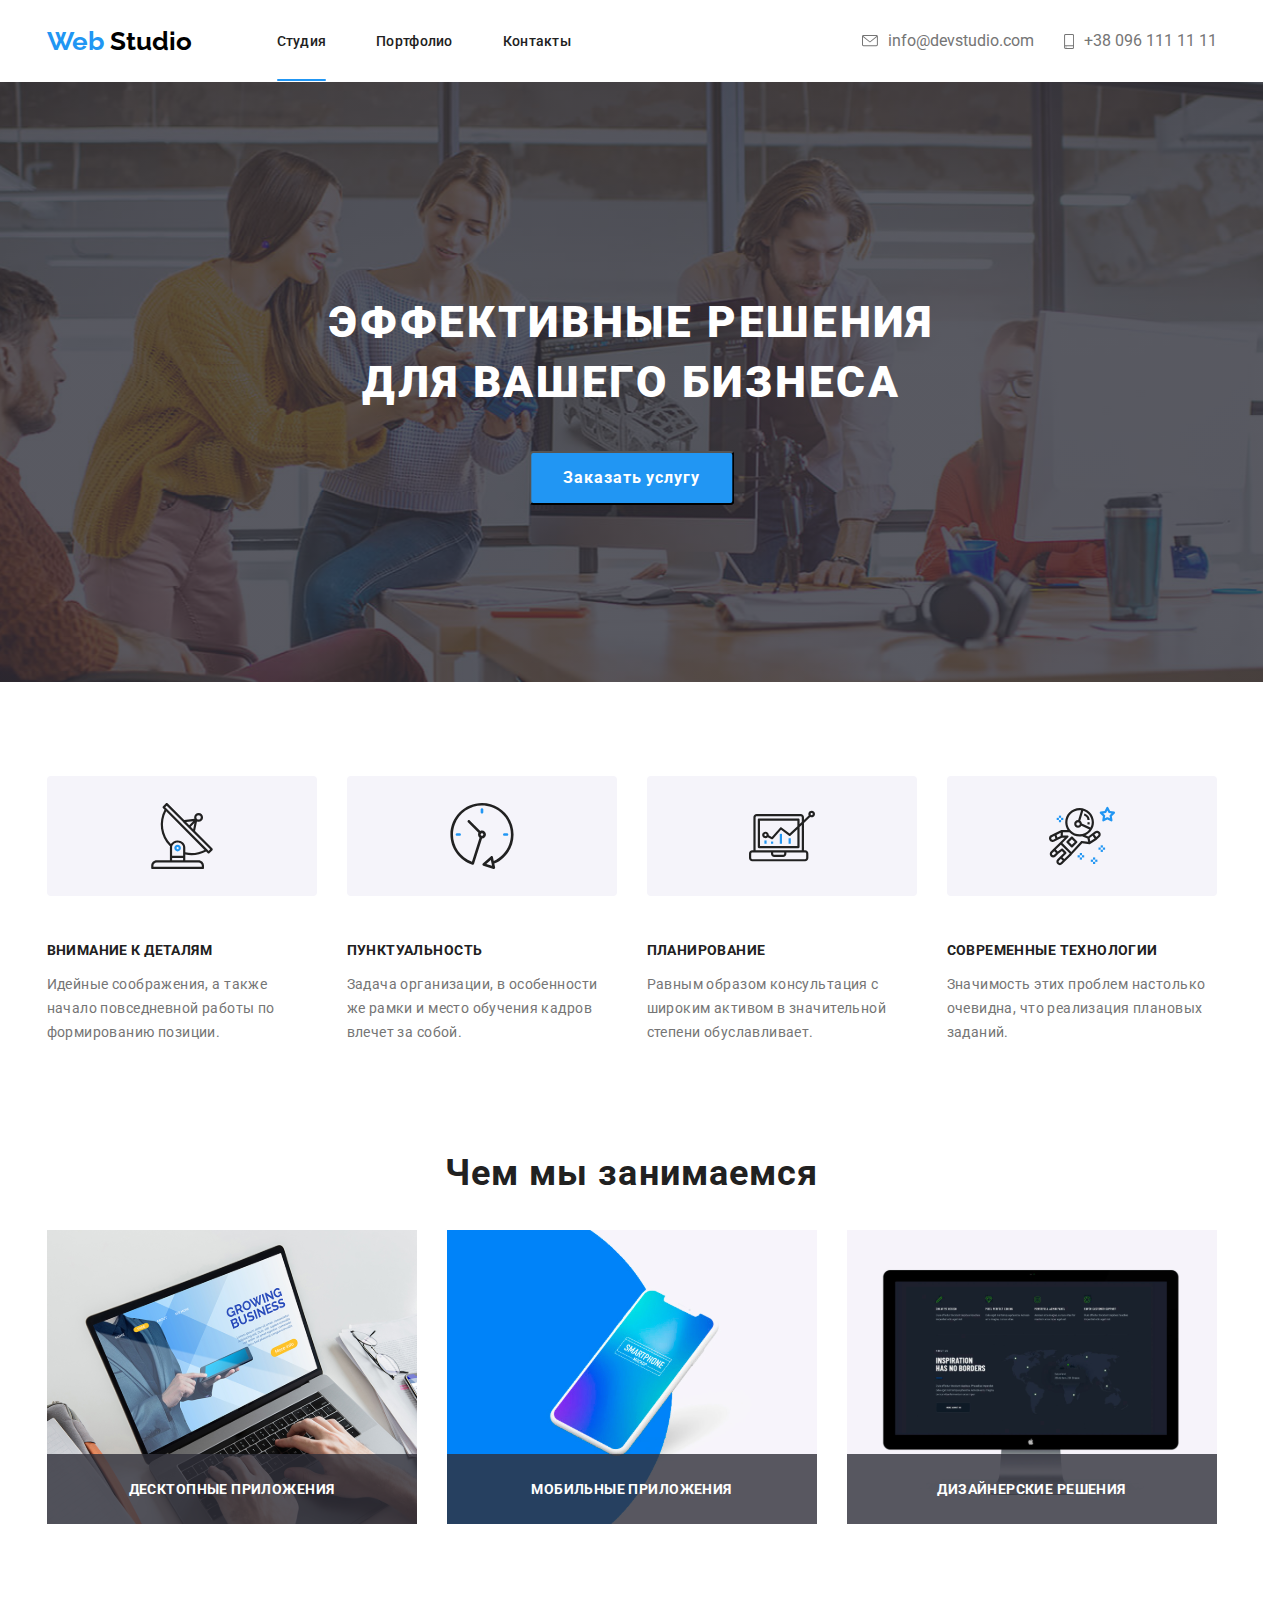
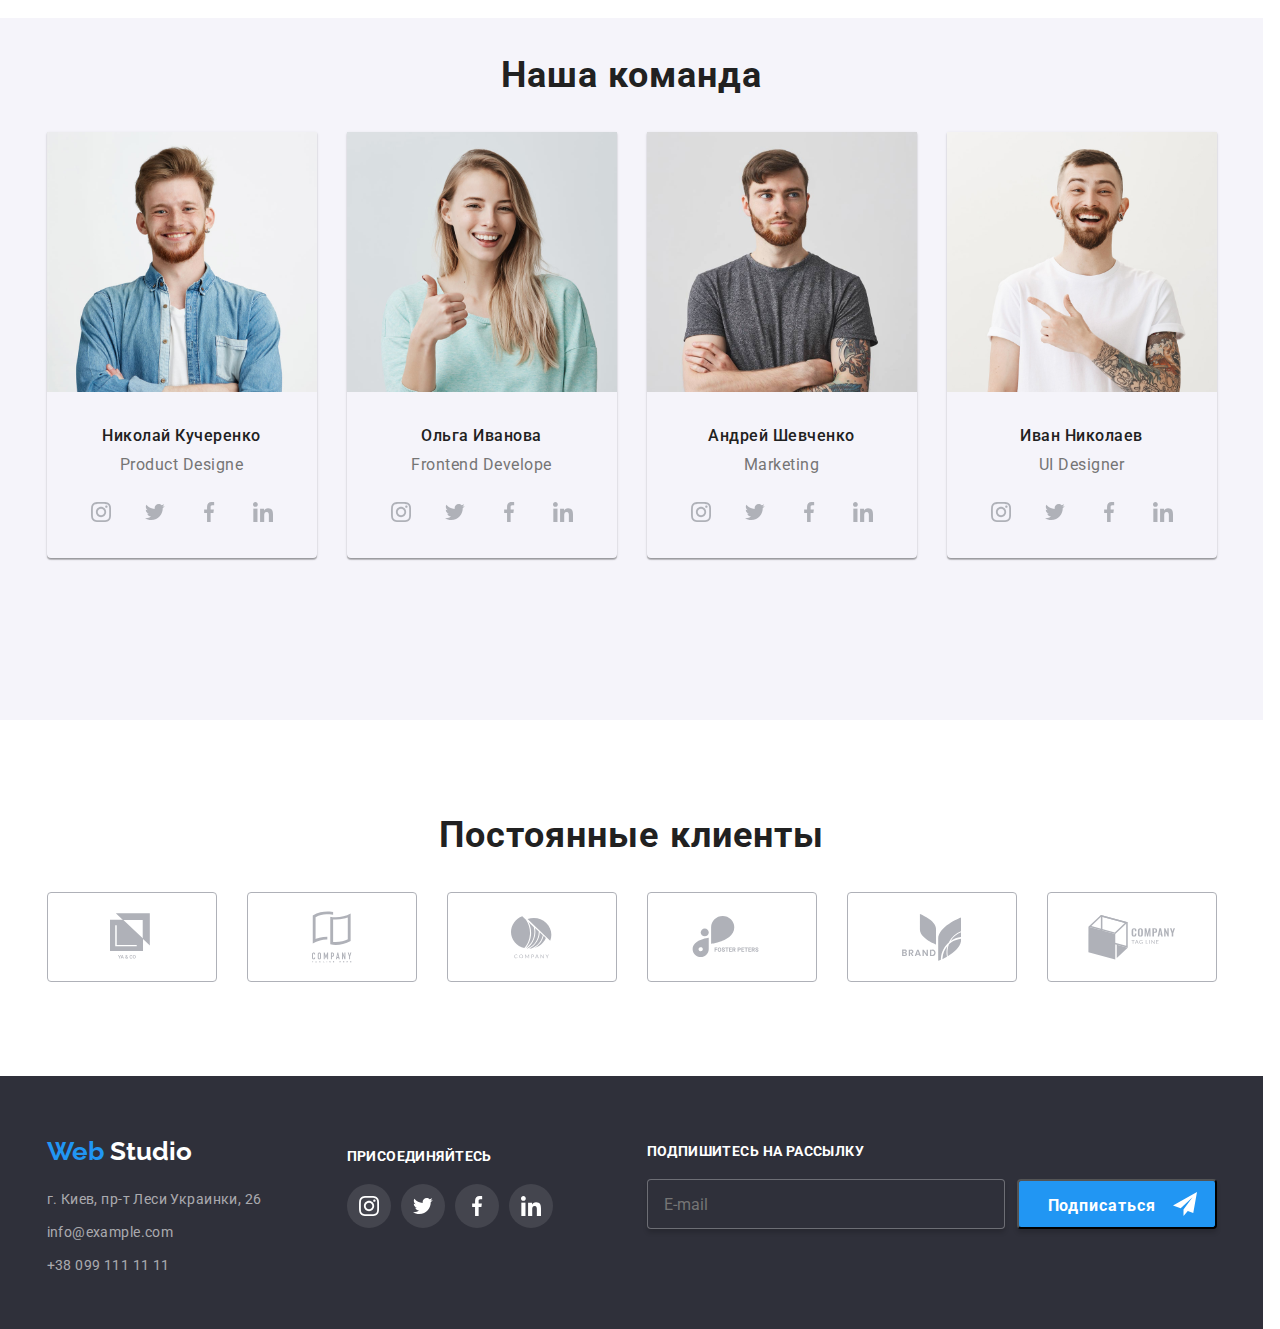
<file: index.html>
<!DOCTYPE html>
<html lang="en">
  <head>
    <meta charset="UTF-8" />
    <meta name="viewport" content="width=device-width, initial-scale=1.0" />
    <title>Web Studio</title>
    <link rel="stylesheet" href="./css/normalize.css" />
    <link rel="stylesheet" href="./css/style.css" />
    <link
      href="https://fonts.googleapis.com/css2?family=Raleway:wght@400;700&family=Roboto:wght@400;700&display=swap"
      rel="stylesheet"
    />
  </head>
  <body class="disable-scroll"> 
<!-- header -->
    <header>
      <div class="container header">
        <div class="header-logo">
          <div class="logo">
          <a href="/index.html">
            <span class="logo-web">Web</span>
            <span class="logo-st">Studio</span>
            </a >
        </div>
        <nav>
          <ul class="site-nav">
            <li class="item">
              <a href="./index.html" class="link curent">Студия</a>
            </li>
            <li class="item">
              <a href="./portfolio.html" class="link">Портфолио</a>
            </li>
            <li class="item"><a href="" class="link">Контакты</a></li>
          </ul>
        </nav>
      </div>
      <div class="header-contact">
            <a class="link" href="mailto:info@devstudio.com">
              <!-- <img src="./image/envelope(hover).svg" alt="email" /> -->
              <svg class="icon-mail link">
                <use href="./sprite.svg#icon-mail"></use>
              </svg>     
              <span>info@devstudio.com</span> 
            </a >       
            <a class="link" href="tel:+380961111111">
              <!-- <img src="./image/smartphone.svg" alt="tel" /> -->
            <svg class="icon-phone link">
              <use href="./sprite.svg#icon-smartphone"></use>
            </svg>
              <span>+38 096 111 11 11</span> 
            </a>
      </div>
      </div> 
    </header>
    <main class="main-section">
      <!-- effective solutions -->

      <section class="hero ">
        
          
            <h1 class="title">
              Эффективные решения <br> для вашего бизнеса
            </h1>

            <button data-modal-open type="submit" class="form-hero-button">Заказать услугу</button>
            <!-- <a href="" class="link">Заказать услугу</a> -->
<!-- form -->

  
  
  
    <div data-modal class="form-backdrop backdrop is-hidden">
                <form class="form js/modal.js">
                  <div class="popup">
                  <H2 class="form-heading">Оставьте свои данные, мы вам перезвоним</H2>
                  <div class="form-field">
                    <span>
                    <svg class="icon-form checkin">
                      <use href="./newsprite.svg#icon-person-black"></use>
                    </svg>
                  </span>
                    
                    <input class="form-input" type="text" name="name" placeholder="  "id="name" autofocus />
                    <label class="form-label" for="name">Имя</label>
                  </div>
                
                  <div class="form-field">
                    <svg class="icon-form checkin">
                      <use href="./newsprite.svg#icon-phone-Vector"></use>
                    </svg>
                       <input class="form-input" type="tel" name="tel" id="tel"placeholder="  " />
                    <label class="form-label" for="tel">Телефон</label>
                  </div>
                
                  <div class="form-field">
                    <svg class="icon-form checkin">
                      <use href="./newsprite.svg#icon-email-black"></use>
                    </svg>
                   
                    <input class="form-input" type="email" name="mail" placeholder="  " id="mail" />
                    <label class="form-label" for="mail">Почта</label>
                  </div>        
                
                  <div class="form-field">
                    
                    <textarea class="form-input" class="comment" name="comment" placeholder="  "id="comment" rows="8" ></textarea>
                    <label class="form-label comment" for="comment">Комментарий</label>
                  </div>
                
                  <div class="checkbox checkbox-field">
                    <span>
                      <svg class="icon-check-Vector">
                        <use href="./newsprite.svg#icon-check-Vector"></use>
                      </svg>
                    </span>
                    <input  type="checkbox" name="policy" id="policy" />
                    <label class="checkbox checkbox-label" class="form-label" for="policy">Соглашаюсь с рассылкой и принимаю <a href="">Условия договора</a> </label>
                
                  </div>
                
                  <button class="form-button" type="submit">Отправить</button>
                  
                  <button class="close-button" data-modal-close>
                    <span>
                        <svg class="icon-form close-black">
                            <use href="./newsprite.svg#icon-close-black"></use>
                        </svg>
                    </span>
                  </button>
                </div>
                </form>
                </div>
                
  
      </section>
      <!-- description of solutions -->
      <section class="features">
        <div class="section-features">
          <div class="section-item-features container">
            <ul class="features-item">
              <li class="item">
                <img
                  class="features-icon"
                  src="./image/antenna1.svg"
                  alt="antenna1"
                />
                <h2 class="title">Внимание к деталям</h2>
                <p class="text">
                  Идейные соображения, а также начало повседневной работы по
                  формированию позиции.
                </p>
              </li>
              <li class="item">
                <img
                  class="features-icon"
                  src="./image/clock1.svg"
                  alt="clock"
                />
                <h2 class="title">Пунктуальность</h2>
                <p class="text">
                  Задача организации, в особенности же рамки и место обучения
                  кадров влечет за собой.
                </p>
              </li>
              <li class="item">
                <img
                  class="features-icon"
                  src="./image/diagram1.svg"
                  alt="diagram1"
                />
                <h2 class="title">Планирование</h2>
                <p class="text">
                  Равным образом консультация с широким активом в значительной
                  степени обуславливает.
                </p>
              </li>
              <li class="item">
                <img
                  class="features-icon"
                  src="./image/astronaut1.svg"
                  alt="astronaut1"
                />
                <h2 class="title">Современные технологии</h2>
                <p class="text">
                  Значимость этих проблем настолько очевидна, что реализация
                  плановых заданий.
                </p>
              </li>
            </ul>
          </div>
        </div>
      </section>
      <!-- our doin -->
      <section class="features-doing">
        <div class="section-doing">
          <div class="section-doing-features container">
            <h3 class="title">Чем мы занимаемся</h3>
            <ul class="feature-doing-item">
              <li class="item">
                <a class="link-item" href="">
                  <img class="images" src="./image/img1.svg" alt="box1" />
                  <div class="link">Десктопные приложения</div>
                </a>
              </li>
              <li class="item">
                <a class="link-item" href="">
                  <img class="images" src="./image/box2.svg" alt="box2" />
                  <div class="link">Мобильные приложения</div>
                </a>
              </li>
              <li class="item">
                <a class="link-item" href="">
                  <img class="images" src="./image/img3.svg" alt="box3" />
                  <div class="link">Дизайнерские решения</div>
                </a>
              </li>
            </ul>
          </div>
        </div>
      </section>
      <!-- our team -->

      <section class="features-team">
        <div class="section-team">
          <div class="section-team-features container">
            <h3 class="title">Наша команда</h3>
            <ul class="features-team-item">
              <li class="section-team-work">
                <img src="./image/foto1.svg" alt="John Smith" />
                <div>
                  <h4 class="name">Николай Кучеренко</h4>
                  <span class="profession">Product Designe</span>
                  <ul class="list-icon">
                    <li class="list-icon-item">
                      <a
                        href="https://www.instagram.com/?hl=ru"
                        target="_blank"
                        class="link"
                      >
                      <svg class="icon">
                        <use href="./sprite.svg#icon-instagram"></use>
                      </svg>
                        
                      </a>
                    </li>
                    <li class="list-icon-item">
                      <a
                        href="https://twitter.com/explore"
                        target="_blank"
                        class="link"
                      >
                      <svg class="icon">
                        <use href="./sprite.svg#icon-twitter"></use>
                      </svg>
                       
                      </a>
                    </li>
                    <li class="list-icon-item">
                      <a
                        href="https://facebook.com"
                        target="_blank"
                        class="link"
                      >
                      <svg class="icon">
                        <use href="./sprite.svg#icon-facebook"></use>
                      </svg>
                        
                      </a>
                    </li>
                    <li class="list-icon-item">
                      <a
                        href="https://www.linkedin.com/"
                        target="_blank"
                        class="link"
                      >
                      <svg class="icon">
                        <use href="./sprite.svg#icon-linkedin"></use>
                      </svg>
                       
                      </a>
                    </li>
                  </ul>
                </div>
              </li>
              <li class="section-team-work">
                <img src="./image/foto2.svg" alt="Marta Stewart" />
                <div>
                  <h4 class="name">Ольга Иванова</h4>

                  <span class="profession">Frontend Develope</span>
                  <ul class="list-icon">
                    <li class="list-icon-item">
                      <a
                        href="https://www.instagram.com/?hl=ru"
                        target="_blank"
                        class="link"
                      >
                                <svg class="icon">
                                  <use href="./sprite.svg#icon-instagram"></use>
                                </svg>
                                
                                </a>
                                </li>
                                <li class="list-icon-item">
                                  <a href="https://twitter.com/explore" target="_blank" class="link">
                                    <svg class="icon">
                                      <use href="./sprite.svg#icon-twitter"></use>
                                    </svg>
                                   
                                  </a>
                                </li>
                                <li class="list-icon-item">
                                  <a href="https://facebook.com" target="_blank" class="link">
                                    <svg class="icon">
                                      <use href="./sprite.svg#icon-facebook"></use>
                                    </svg>
                                   
                                  </a>
                                </li>
                                <li class="list-icon-item">
                                  <a href="https://www.linkedin.com/" target="_blank" class="link">
                                    <svg class="icon">
                                      <use href="./sprite.svg#icon-linkedin"></use>
                                    </svg>
                      </a>
                    </li>
                  </ul>
                </div>
              </li>

              <li class="section-team-work">
                <img src="./image/foto3.svg" alt="Robert Jakis" />
                <div>
                  <h4 class="name">Андрей Шевченко</h4>
                  <span class="profession">Marketing</span>
                  <ul class="list-icon">
                    <li class="list-icon-item">
                      <a
                        href="https://www.instagram.com/?hl=ru"
                        target="_blank"
                        class="link"
                      >
                                <svg class="icon">
                                  <use href="./sprite.svg#icon-instagram"></use>
                                </svg>
                                
                                </a>
                                </li>
                                <li class="list-icon-item">
                                  <a href="https://twitter.com/explore" target="_blank" class="link">
                                    <svg class="icon">
                                      <use href="./sprite.svg#icon-twitter"></use>
                                    </svg>
                                   
                                  </a>
                                </li>
                                <li class="list-icon-item">
                                  <a href="https://facebook.com" target="_blank" class="link">
                                    <svg class="icon">
                                      <use href="./sprite.svg#icon-facebook"></use>
                                    </svg>
                                   
                                  </a>
                                </li>
                                <li class="list-icon-item">
                                  <a href="https://www.linkedin.com/" target="_blank" class="link">
                                    <svg class="icon">
                                      <use href="./sprite.svg#icon-linkedin"></use>
                                    </svg>
                      </a>
                    </li>
                  </ul>
                </div>
              </li>

              <li class="section-team-work">
                <img src="./image/foto4.svg" alt="Robert Jakis" />
                <div>
                  <h4 class="name">Иван Николаев</h4>
                  <span class="profession">UI Designer</span>
                  <ul class="list-icon">
                    <li class="list-icon-item">
                      <a
                        href="https://www.instagram.com/?hl=ru"
                        target="_blank"
                        class="link"
                      >
                                <svg class="icon">
                                  <use href="./sprite.svg#icon-instagram"></use>
                                </svg>
                                <!-- <img src="./image/instagram.svg" alt="instagram" /> -->
                                </a>
                                </li>
                                <li class="list-icon-item">
                                  <a href="https://twitter.com/explore" target="_blank" class="link">
                                    <svg class="icon">
                                      <use href="./sprite.svg#icon-twitter"></use>
                                    </svg>
                                    <!-- <img src="./image/Twiter.svg" alt="Twitter" /> -->
                                  </a>
                                </li>
                                <li class="list-icon-item">
                                  <a href="https://facebook.com" target="_blank" class="link">
                                    <svg class="icon">
                                      <use href="./sprite.svg#icon-facebook"></use>
                                    </svg>
                                    <!-- <img src="./image/FB.svg" alt="FB" /> -->
                                  </a>
                                </li>
                                <li class="list-icon-item">
                                  <a href="https://www.linkedin.com/" target="_blank" class="link">
                                    <svg class="icon">
                                      <use href="./sprite.svg#icon-linkedin"></use>
                                    </svg>
                      </a>
                    </li>
                  </ul>
                </div>
              </li>
            </ul>
          </div>
        </div>
      </section>

      <!-- regular customers -->
      <section class="customers">
        <div class="section-customers">
          <div class="section-customers-features container">
            <h3 class="title">Постоянные клиенты</h3>
            <ul class="customers-item">
              <li class="item">
                <a class="link" href="">
                  <svg class="icon-customer one">
                    <use href="./sprite.svg#icon-logo"></use>
                  </svg>
                </a>
              </li>
              <li class="item">
                <a class="link" href="">
                  <svg class="icon-customer two">
                    <use href="./sprite.svg#icon-logo2"></use>
                  </svg>
                  
                </a>
              </li>
              <li class="item">
                <a class="link" href="">
                  <svg class="icon-customer three">
                    <use href="./sprite.svg#icon-logo3"></use>
                  </svg>
                  
                </a>
              </li>
              <li class="item">
                <a class="link" href="">
                  <svg class="icon-customer four">
                   <use href="./sprite.svg#icon-logo4"></use>
                  </svg>
                  
                </a>
              </li>
              <li class="item">
                <a class="link" href="">
                  <svg class="icon-customer five">
                    <use href="./sprite.svg#icon-logo5"></use>
                  </svg>
                 
                </a>
              </li>
              <li class="item">
                <a class="link" href="">
                  <svg class="icon-customer six">
                    <use href="./sprite.svg#icon-logo6"></use>
                  </svg>
                  
                </a>
              </li>
            </ul>
          </div>
        </div>
      </section>
    </main>

    <!-- footer -->
    <footer class="footer">
      <div class="container footer-nav">
        <div class="footer-style">
          
            <div class="logo-footer">
              <div class="logo-bottom">
              <a href="/index.html">
                <span class="logo-web">Web</span>
                <span class="logo-styd">Studio</span>
              </a >
              </div>
            <ul class="footer-address">
              <li>
                <address class="address">
                  г. Киев, пр-т Леси Украинки, 26
                </address>
              </li>
              <li>
                <a href="mailto:info@example.com" class="connect"
                  >info@example.com</a
                >
              </li>
              <li>
                <a href="tel:+380991111111" class="connect"
                  >+38 099 111 11 11</a
                >
              </li>
            </ul>
          </div>
          <div >
            <p class="title-connect ">присоединяйтесь</p>
            <ul class="footer-address-item">
              <li class="item-footer">
                <a href="https://www.instagram.com/?hl=ru" target="_blank">
                  <svg class="icon">
                    <use href="./sprite.svg#icon-instagram"></use>
                  </svg>
                 
                </a>
              </li>
              <li class="item-footer">
                <a href="https://twitter.com/explore" target="_blank">
                  <svg class="icon">
                    <use href="./sprite.svg#icon-twitter"></use>
                  </svg>
                 
                </a>
              </li>
              <li class="item-footer">
                <a href="https://facebook.com" target="_blank">
                  <svg class="icon">
                    <use href="./sprite.svg#icon-facebook"></use>
                  </svg>
                  
                </a>
              </li>
              <li class="item-footer">
               
                <a href="https://www.linkedin.com/" target="_blank">
                  <svg class="icon">
                    <use href="./sprite.svg#icon-linkedin"></use>
                  </svg>
                  
                </a>
              </li>
            </ul>
          </div>
          
          <div class="subscription">
            <p class="title-connect ">Подпишитесь на рассылку</ps>
        <form >
          <div class="form-field-footer">
            <label class="form-field-mail" for="mail"></label>
            <input type="email" name="mail" id="mail" placeholder="E-mail" />
           
             <button class="form-field-button" type="submit">Подписаться</button>
             <svg class="button-svg">
               <use href="./sprite.svg#icon-iconsend"></use>

             </svg>
          
          </div>
        </form>
          </div>
          </div>
      </div>
    </footer>
    <script src="./js/modal.js"></script>
  </body>
</html>
</file>
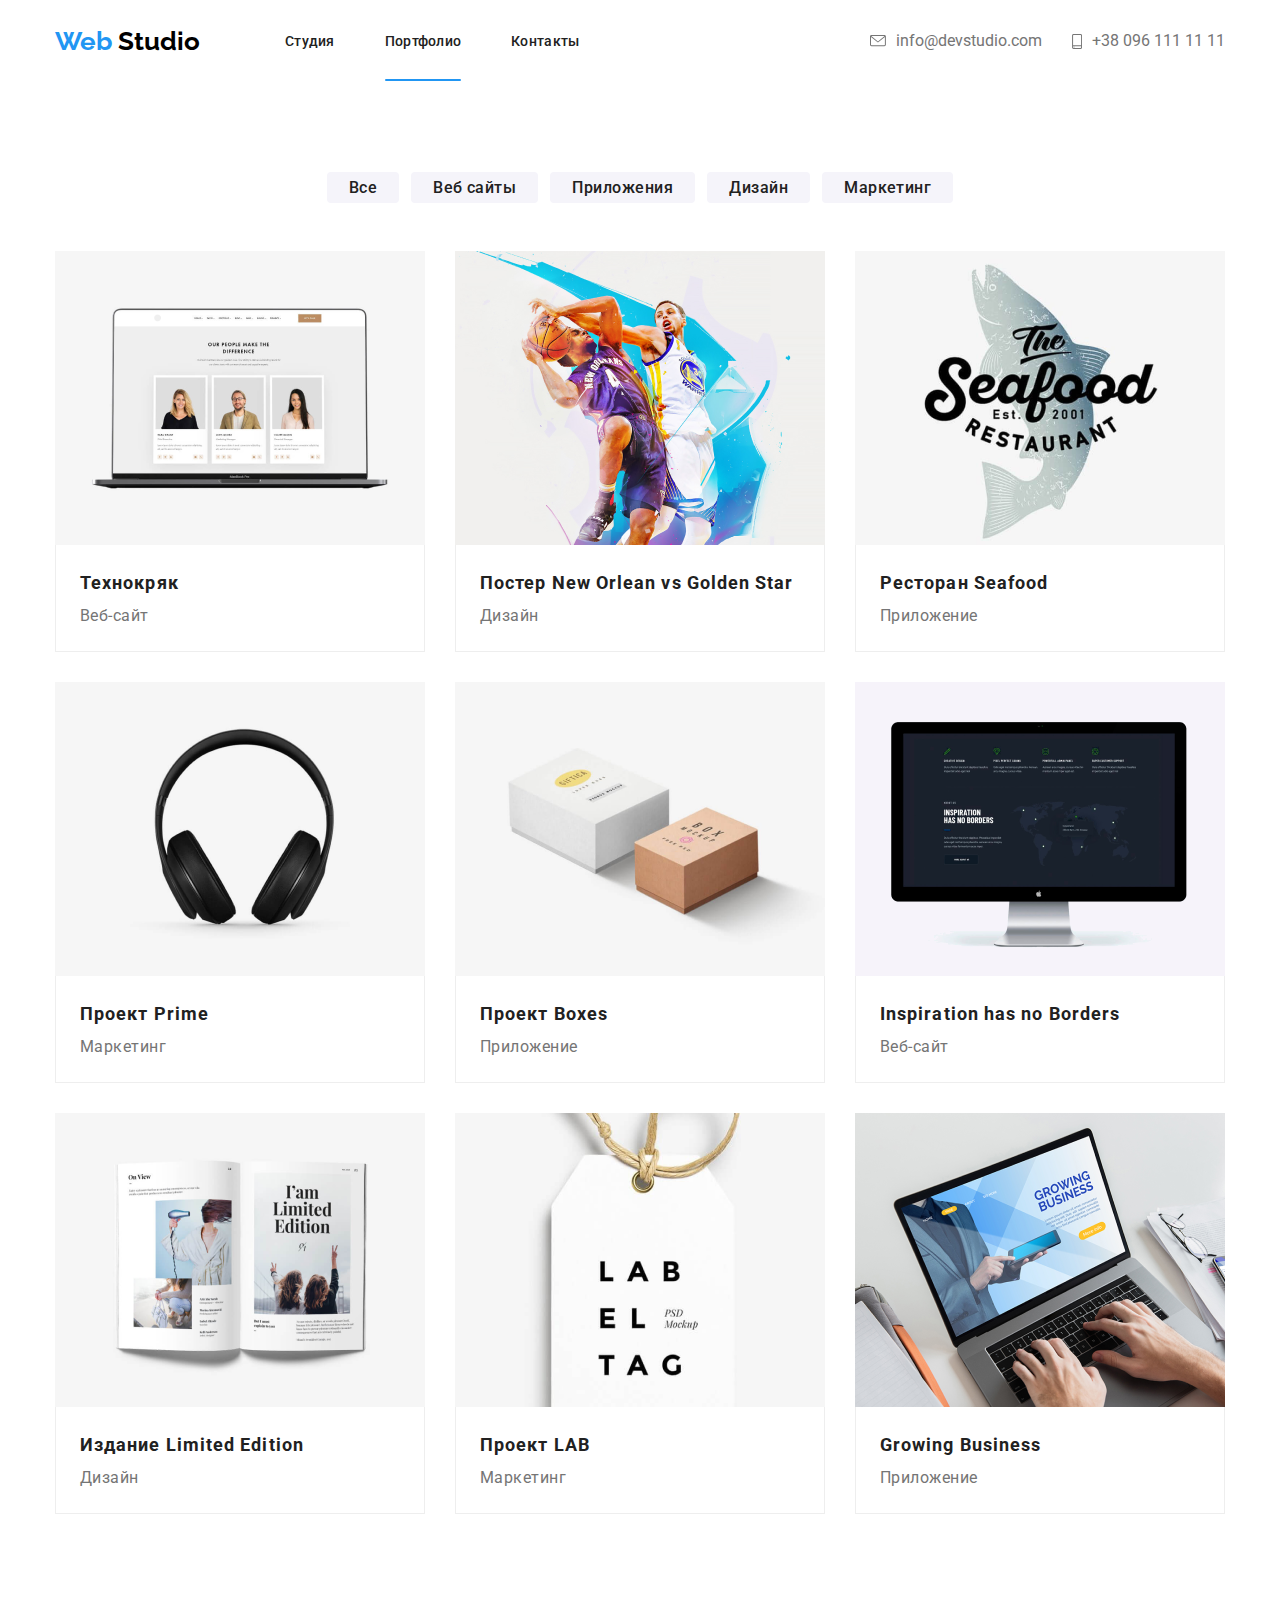
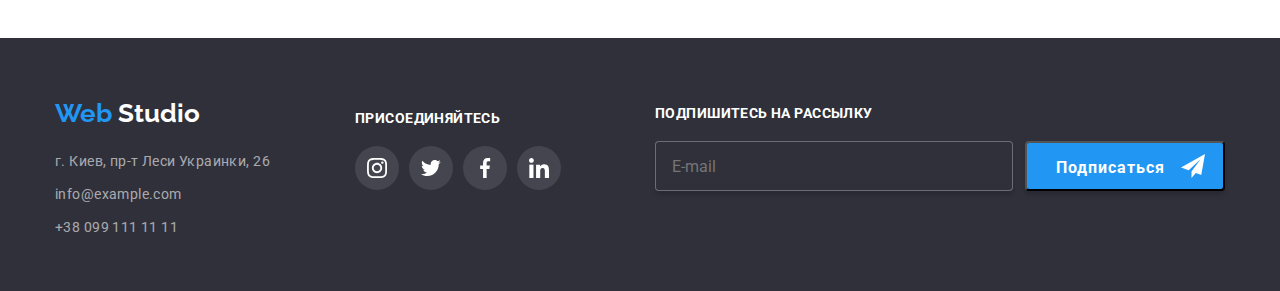
<file: portfolio.html>
<!DOCTYPE html>
<html lang="en">
  <head>
    <meta charset="UTF-8" />
    <meta name="viewport" content="width=device-width, initial-scale=1.0" />
    <title>Portfolio</title>
    <link rel="stylesheet" href="./css/normalize.css" />
    <link rel="stylesheet" href="./css/style.css" />
    <link
      href="https://fonts.googleapis.com/css2?family=Raleway:wght@400;700&family=Roboto:wght@400;700&display=swap"
      rel="stylesheet"
    />
  </head>
  <body>
    <!-- site header -->
    <header>
      <div class="container header indent">
        <div class="header-logo">
          <div class="logo">
            <a href="/index.html">
              <span class="logo-web">Web</span>
              <span class="logo-st">Studio</span>
            </a>
          </div>
          <nav>
            <ul class="site-nav">
              <li class="item">
                <a href="../goit-markup-hw-05/index.html" class="link">Студия</a>
              </li>
              <li class="item">
                <a href="./portfolio.html" class="link curent">Портфолио</a>
              </li>
              <li class="item"><a href="" class="link">Контакты</a></li>
            </ul>
          </nav>
        </div>
        <div class="header-contact">
          <a class="link" href="mailto:info@devstudio.com">
            <!-- <img src="./image/envelope(hover).svg" alt="email" /> -->
            <svg class="icon-mail link">
              <use href="./sprite.svg#icon-mail"></use>
            </svg>
            <span>info@devstudio.com</span>
          </a>
          <a class="link" href="tel:+380961111111">
            <!-- <img src="./image/smartphone.svg" alt="tel" /> -->
            <svg class="icon-phone link">
              <use href="./sprite.svg#icon-smartphone"></use>
            </svg>
            <span>+38 096 111 11 11</span>
          </a>
        </div>
      </div>
    </header>
    <main>
      <div class="container">
        <nav class="hero-site">
          
              <a href="" class="link">Все</a>
            
              <a href="" class="link">Веб сайты</a>
           
              <a href="" class="link">Приложения</a>
           
              <a href="" class="link">Дизайн</a>
           
              <a href="" class="link">Маркетинг</a>
           
        </nav>
        
          <ul class="flex-container">
            <li class="title-depiction">
            <div class="flex-visible">
              
              <div class="text-depiction">
                Технокряк это современная площадка распространения коронавируса.
                Компании используют эту платформу для цифрового шпионажа и атак
                на защищённые сервера конкурентов
            </div>
              <div>
                <img src="./imagess/container1.png" alt="" />
              </div>
            </div>
            <div class="tehno-text">
              <div>Технокряк</div>
              <div class="text">Веб-сайт</div>
              </div>
            </li>
            <li class="title-depiction">
              <div class="flex-visible">
              <div class="text-depiction">
                Технокряк это современная площадка распространения коронавируса.
                Компании используют эту платформу для цифрового шпионажа и атак
                на защищённые сервера конкурентов
              </div>
              <div class="flex-img">
              <img src="./imagess/container2.png" alt="" />
              </div>
              </div>
              <div class="tehno-text">
              <div>Постер New Orlean vs Golden Star</div>
              <div class="text">Дизайн</div>
              </div>
            </li>
            <li class="title-depiction">
              <div class="flex-visible">
              <div class="text-depiction">
                Технокряк это современная площадка распространения коронавируса.
                Компании используют эту платформу для цифрового шпионажа и атак
                на защищённые сервера конкурентов
              </div>
              <div class="flex-img">
              <img src="./imagess/container3.png" alt="" />
              </div>
              </div>
              <div class="tehno-text">
              <div>Ресторан Seafood</div>
              <div class="text">Приложение</div>
              </div>
            </li>
            <li class="title-depiction">
              <div class="flex-visible">
              <div class="text-depiction">
                Технокряк это современная площадка распространения коронавируса.
                Компании используют эту платформу для цифрового шпионажа и атак
                на защищённые сервера конкурентов
              </div>
              <div class="flex-img">
              <img src="./imagess/container4.png" alt="" />
              </div>
              </div>
              <div class="tehno-text">
              <div>Проект Prime</div>
              <div class="text">Маркетинг</div>
              </div>
            </li>
            <li class="title-depiction">
              <div class="flex-visible">
              <div class="text-depiction">
                Технокряк это современная площадка распространения коронавируса.
                Компании используют эту платформу для цифрового шпионажа и атак
                на защищённые сервера конкурентов
              </div>
              <div class="flex-img">
              <img src="./imagess/container5.png" alt="" />
              </div>
              </div>
              <div class="tehno-text">
              <div>Проект Boxes</div>
              <div class="text">Приложение</div>
              </div>
            </li>
            <li class="title-depiction">
              <div class="flex-visible">
              <div class="text-depiction">
                Технокряк это современная площадка распространения коронавируса.
                Компании используют эту платформу для цифрового шпионажа и атак
                на защищённые сервера конкурентов
              </div>
              <div class="flex-img">
              <img src="./imagess/container6.png" alt="" />
              </div>
              </div>
              <div class="tehno-text">
              <div>Inspiration has no Borders</div>
              <div class="text">Веб-сайт</div>
              </div>
            </li>
            <li class="title-depiction">
              <div class="flex-visible">
              <div class="text-depiction">
                Технокряк это современная площадка распространения коронавируса.
                Компании используют эту платформу для цифрового шпионажа и атак
                на защищённые сервера конкурентов
              </div>
              <div class="flex-img">
              <img src="./imagess/container7.png" alt="" />
              </div>
              </div>
              <div class="tehno-text">
              <div>Издание Limited Edition</div>
              <div class="text">Дизайн</div>
              </div>
            </li>
            <li class="title-depiction">
              <div class="flex-visible">
              <div class="text-depiction">
                Технокряк это современная площадка распространения коронавируса.
                Компании используют эту платформу для цифрового шпионажа и атак
                на защищённые сервера конкурентов
              </div>
              <div class="flex-img">
              <img src="./imagess/container8.png" alt="" />
              </div>
              </div>
              <div class="tehno-text">
              <div>Проект LAB</div>
              <div class="text">Маркетинг</div>
              </div>
            </li>
            <li class="title-depiction">
              <div class="flex-visible">
              <div class="text-depiction">
                Технокряк это современная площадка распространения коронавируса.
                Компании используют эту платформу для цифрового шпионажа и атак
                на защищённые сервера конкурентов
              </div>
              <div class="flex-img">
              <img src="./imagess/container9.png" alt="" />
              </div>
              </div>
              <div class="tehno-text">
              <div>Growing Business</div>
              <div class="text">Приложение</div>
              </div>
            </li>
          </ul>
        
      </div>
    </main>
    <!-- footer -->
    <footer class="footer">
      <div class="container footer-nav">
        <div class="footer-style">
    
          <div class="logo-footer">
            <div class="logo-bottom">
              <a href="/index.html">
                <span class="logo-web">Web</span>
                <span class="logo-styd">Studio</span>
              </a>
            </div>
            <ul class="footer-address">
              <li>
                <address class="address">
                  г. Киев, пр-т Леси Украинки, 26
                </address>
              </li>
              <li>
                <a href="mailto:info@example.com" class="connect">info@example.com</a>
              </li>
              <li>
                <a href="tel:+380991111111" class="connect">+38 099 111 11 11</a>
              </li>
            </ul>
          </div>
          <div>
            <p class="title-connect ">присоединяйтесь</p>
            <ul class="footer-address-item">
              <li class="item-footer">
                <a href="https://www.instagram.com/?hl=ru" target="_blank">
                  <svg class="icon">
                    <use href="./sprite.svg#icon-instagram"></use>
                  </svg>
    
                </a>
              </li>
              <li class="item-footer">
                <a href="https://twitter.com/explore" target="_blank">
                  <svg class="icon">
                    <use href="./sprite.svg#icon-twitter"></use>
                  </svg>
    
                </a>
              </li>
              <li class="item-footer">
                <a href="https://facebook.com" target="_blank">
                  <svg class="icon">
                    <use href="./sprite.svg#icon-facebook"></use>
                  </svg>
    
                </a>
              </li>
              <li class="item-footer">
    
                <a href="https://www.linkedin.com/" target="_blank">
                  <svg class="icon">
                    <use href="./sprite.svg#icon-linkedin"></use>
                  </svg>
    
                </a>
              </li>
            </ul>
          </div>
    
          <div class="subscription">
            <p class="title-connect ">Подпишитесь на рассылку</ps>
            <form>
              <div class="form-field-footer">
                <label class="form-field-mail" for="mail"></label>
                <input type="email" name="mail" id="mail" placeholder="E-mail" />
    
                <button class="form-field-button" type="submit">Подписаться</button>
                <svg class="button-svg">
                  <use href="./sprite.svg#icon-iconsend"></use>
    
                </svg>
    
              </div>
            </form>
          </div>
        </div>
      </div>
    </footer>
    <script src="./js/modal.js"></script>

  </body>
</html>
</file>
<file: css/style.css>
:root {
  --title-text-color: #212121;
  --text-color: #757575;
  --link-text-color: #2196f3;
  --bcg-color: rgba(166, 168, 184, 0.8);
  --bcg-btn-color: #2196f3;
  --text-white-color: #ffffff;
  --text-black-color: #000000;
  --bcg-color-grey: rgba(47, 48, 58, 0.8);
}
html {
  box-sizing: border-box;
}
*,
*::before,
*::after {
  box-sizing: inherit;
}
body {
  font-family: Roboto;
  color: var(--text-white-color);
  margin: 0;
}
.disable-scroll {
  /* overflow: hidden; */
  padding-right: 17px;
}
.p {
  margin: 0;
}

.container {
  width: 1200px;
  padding-left: 15px;
  padding-right: 15px;
  margin: 0 auto;
}
ul {
  list-style: none;
  margin: 0 auto;
  padding: 0;
}
a {
  text-decoration: none;
}
.link {
  text-decoration: none;
}
/*logo  */
.header {
  display: flex;
  align-items: center;
}
.header-logo {
  display: flex;
  align-items: center;
}

.logo {
  font: bold 26px/31px Raleway, serif;
}
.logo :hover,
.logo :focus {
  text-decoration: underline var(--link-text-color);
}
.logo-web {
  color: var(--link-text-color);
}
.logo-st {
  color: var(--text-black-color);
}

.site-nav {
  margin-left: 85px;
  margin-top: 32px;
  display: flex;
}
.site-nav .link {
  color: var(--title-text-color);
  font: 500 14px/16px Roboto, serif;
  letter-spacing: 0.02em;
  display: block;

  padding-bottom: 32px;
  position: relative;
}
.site-nav .item + .item {
  margin-left: 50px;
}
.site-nav .link::after,
.site-nav .link::after {
  content: '';

  bottom: 0;
  left: 0;
  width: 100%;
  height: 2px;
  position: absolute;
  background-color: var(--link-text-color);
  border-radius: 20px;
  opacity: 0;
  transition: opacity 250ms cubic-bezier(0.4, 0, 0.2, 1);
}
.site-nav .curent::after,
.site-nav .curent::after {
  content: '';
  bottom: 0;
  left: 0;
  width: 100%;
  height: 2px;
  position: absolute;
  background-color: var(--link-text-color);
  border-radius: 20px;
  opacity: 1;
}
.site-nav .link:hover::after,
.site-nav .link:focus::after {
  opacity: 1;
}
/* commun-nav */
.header-contact {
  display: flex;
  margin-top: 32px;
  margin-bottom: 32px;
  align-items: center;
  margin-left: auto;
}
.header-contact .link {
  display: flex;
  align-items: center;
  color: var(--text-color);
  transition: color 250ms cubic-bezier(0.4, 0, 0.2, 1),
    fill 250ms cubic-bezier(0.4, 0, 0.2, 1);
}
.header-contact .link + .link {
  margin-left: 30px;
}

.header-contact .link:hover,
.header-contact .link:focus {
  color: var(--link-text-color);
  fill: var(--link-text-color);
}
.link:hover .icon-mail,
.link:focus .icon-mail {
  fill: var(--link-text-color);
}
.link:hover .icon-phone,
.link:focus .icon-phone {
  fill: var(--link-text-color);
}
/* svg-icon */
.icon-mail {
  width: 16px;
  height: 12px;
  margin-right: 10px;
  fill: var(--text-color);
}

.icon-phone {
  width: 10px;
  height: 15px;
  margin-right: 10px;
  fill: var(--text-color);
}
/* site-nav */
.main-section {
  max-width: 100%;
  margin: 0 auto;
}
/* HERO */

.hero {
  position: relative;
  min-height: 600px;
  max-width: 1600px;
  margin-left: auto;
  margin-right: auto;
  text-align: center;
  margin-bottom: 94px;
  background-image: linear-gradient(
      to right,
      rgba(47, 48, 58, 0.8),
      rgba(47, 48, 58, 0.8)
    ),
    url(../image/Headerimg.jpg);
  background-size: cover;
  background-repeat: no-repeat;
  background-position: center;
}

.hero .title {
  color: var(--text-white-color);
  font: 900 44px/60px Roboto, serif;
  letter-spacing: 0.06em;
  text-transform: uppercase;
  position: absolute;
  top: 40%;
  left: 50%;
  transform: translate(-50%, -50%);
  text-align: center;
}

.hero .link {
  color: var(--text-white-color);
  font: bold 16px/30px Roboto, serif;
  padding: 10px 32px;
  border-radius: 4px;
  letter-spacing: 0.06em;
  position: absolute;
  bottom: 25%;
  left: 50%;

  transform: translate(-50%, -50%);
  background-color: var(--link-text-color);
}
.hero-img {
  max-width: 100%;
}
/* description of solutions */
.features {
  margin-bottom: 94px;
  /* height: 251px; */
}
.features-item,
.feature-doing-item,
.features-team-item,
.customers-item,
.footer-address-item,
.hero-site-item {
  display: flex;
}
.features-item .item + .item,
.feature-doing-item .item + .item,
.features-team-item .item + .item,
.customers-item .item + .item {
  margin-left: 30px;
}
.features-icon {
  width: 270px;
  height: 120px;
  left: 215px;
  top: 774px;
  background: #f5f4fa;
  border-radius: 4px;
  margin-bottom: 30px;
  padding: 25px 102px;
}
.features-doing .title,
.features-team .title,
.customers .title {
  font: bold 36px/42px Roboto, serif;
  letter-spacing: 0.03em;
  color: var(--title-text-color);
  text-align: center;
}

.features .title {
  font: bold 14px/16px Roboto, serif;
  letter-spacing: 0.03em;
  text-transform: uppercase;
  color: var(--title-text-color);
  width: 270px;
  margin-bottom: 10px;
}
.features .text {
  color: var(--text-color);
  line-height: 24px;
  font-size: 14px;
  width: 270px;
  letter-spacing: 0.03em;
}

/* our doin */

/* .hero, */
.features,
.features-doing,
.features-team,
.customers {
  margin: 0px;
  margin-bottom: 94px;
  padding: 0;
  position: relative;
}
.images {
  display: block;
}
.feature-doing-item .item {
  position: relative;
  height: 100%;
}
.features-doing .link {
  font: bold 14px/16px Roboto, serif;
  font-family: Roboto;
  letter-spacing: 0.03em;
  text-transform: uppercase;
  color: var(--text-white-color);
  background-color: var(--bcg-color-grey);

  width: 370px;
  height: 70px;
  display: flex;
  justify-content: center;
  align-items: center;
  position: absolute;
  bottom: 0;
  left: 0;
}

.link-item {
  text-decoration: none;
  width: 370px;
  height: 294px;
}

/* our team */
.section-team {
  display: flex;
  justify-content: center;
  max-width: 100%;
  height: 702px;
  margin: 0 auto;
  background: #f5f4fa;
}
.section-team-work {
  box-shadow: 0px 2px 1px rgba(0, 0, 0, 0.2), 0px 1px 1px rgba(0, 0, 0, 0.14),
    0px 1px 3px rgba(0, 0, 0, 0.12);
  border-radius: 0px 0px 4px 4px;
}
.section-team-work + .section-team-work {
  margin-left: 30px;
}
.features-team {
  font: normal 16px/19px Roboto, serif;
  text-align: center;
  letter-spacing: 0.03em;
  color: var(--title-text-color);
}
.features-team .name {
  margin: 0 auto;
  padding-top: 30px;
  padding-bottom: 10px;
  font-weight: 500;
}
.features-team .profession {
  margin-top: 10px;
  color: var(--text-color);
}
.features-team .link {
  color: #afb1b8;
}
.features-team .link:hover {
  color: var(--link-text-color);
}
.list-icon {
  display: flex;
  margin-top: 16px;
  padding-bottom: 24px;
  justify-content: center;
}
.list-icon-item {
  width: 44px;
  height: 44px;
  border-radius: 50%;
  display: flex;
  align-items: center;
  justify-content: center;
  transition: color 250ms cubic-bezier(0.4, 0, 0.2, 1),
    fill 250ms cubic-bezier(0.4, 0, 0.2, 1),
    background-color 250ms cubic-bezier(0.4, 0, 0.2, 1),
    border-radius 250ms cubic-bezier(0.4, 0, 0.2, 1);
}
.list-icon-item:hover,
.list-icon-item:focus {
  width: 44px;
  height: 44px;
  border-radius: 50%;
  background-color: var(--bcg-btn-color);
  fill: var(--text-white-color);
}
.icon {
  width: 20px;
  height: 20px;
  fill: #afb1b8;
  display: flex;
  align-items: center;
  justify-content: center;
}
.list-icon-item:hover .icon,
.list-icon-item:focus .icon {
  fill: var(--text-white-color);
}
.list-icon-item + .list-icon-item {
  margin-left: 10px;
}
/* customers */
.customers-item .link {
  border: 1px solid #afb1b8;
  border-radius: 4px;
  width: 170px;
  height: 90px;
  display: flex;
  align-items: center;
  justify-content: center;
}
/* .customers-item .link {
  color: var(--link-text-color);
  width: 170px;
  height: 90px;
} */
.customers-item .link:hover,
.customers-item .link:focus {
  border: 1px solid #2196f3;
  border-radius: 4px;
  color: var(--link-text-color);
  fill: var(--link-text-color);
}
.link:hover .icon-customer,
.link:focus .icon-customer {
  fill: var(--link-text-color);
}
.icon-customer {
  fill: #afb1b8;
  transition: color 250ms cubic-bezier(0.4, 0, 0.2, 1),
    fill 250ms cubic-bezier(0.4, 0, 0.2, 1);
}

.icon-customer.one {
  width: 44px;
  height: 49px;
}
.icon-customer.two {
  width: 40px;
  height: 52px;
}
.icon-customer.three {
  width: 41px;
  height: 43px;
}
.icon-customer.four {
  width: 80px;
  height: 42px;
}
.icon-customer.five {
  width: 59px;
  height: 47px;
}
.icon-customer.six {
  width: 88px;
  height: 45px;
}
/* footer */
.footer {
  max-width: 100%;
  height: 253px;
  margin: 0 auto;
  background-color: #2f303a;
}
.footer-style {
  display: flex;
  align-items: center;
}

.logo-footer {
  display: block;
  margin-top: 60px;
}
.logo-bottom {
  margin-bottom: 20px;
  font: bold 26px/31px Raleway, serif;
}
.logo-bottom:hover,
.logo-bottoms:focus {
  text-decoration: underline var(--link-text-color);
}
.footer-address {
  width: 231px;
  margin-right: 69px;
}
.logo-styd,
.address {
  color: var(--text-white-color);
}

.connect,
.address {
  font: normal 14px/24px Roboto, serif;
  letter-spacing: 0.03em;
  color: rgba(255, 255, 255, 0.6);
  text-decoration: none;
  margin-bottom: 9px;
  display: flex;
  align-items: center;
}

.title-connect {
  font: bold 14px/16px Roboto, serif;
  letter-spacing: 0.03em;
  text-transform: uppercase;
  color: var(--text-white-color);
  margin-bottom: 20px;
  display: flex;
  align-items: center;
}
.footer-address-item .item-footer + .item-footer {
  margin-left: 10px;
}
.subscription {
  display: block;
  align-items: center;
  margin-left: 94px;
}
.item-footer {
  width: 44px;
  height: 44px;
  display: flex;
  align-items: center;
  justify-content: center;
  background: rgba(255, 255, 255, 0.1);
  border-radius: 50%;

  transition: background-color 250ms cubic-bezier(0.4, 0, 0.2, 1),
    border-radius 250ms cubic-bezier(0.4, 0, 0.2, 1);
}
.item-footer .icon {
  fill: var(--text-white-color);
}
.item-footer:hover,
.item-footer:focus {
  border-radius: 50%;
  background-color: var(--bcg-btn-color);
  fill: var(--text-white-color);
}

/* portfolio.css */
.hero-site {
  text-align: center;
  margin-bottom: 50px;
}
.hero-site .link {
  color: var(--title-text-color);
  font: 500 16px/26px Roboto, serif;
  letter-spacing: 0.03em;
  justify-content: center;
  margin-bottom: 34px;
  background-color: #f5f4fa;
  border-radius: 4px;
  padding: 6px 22px;

  transition: color 250ms cubic-bezier(0.4, 0, 0.2, 1),
    fill 250ms cubic-bezier(0.4, 0, 0.2, 1),
    background-color 250ms cubic-bezier(0.4, 0, 0.2, 1);
}
.hero-site .link + .link {
  margin-left: 8px;
}
.indent {
  margin-bottom: 93px;
}

.hero-site .link:hover,
.hero-site .link:focus {
  color: var(--text-white-color);
  background-color: var(--bcg-btn-color);
}
.title-depiction {
  font: bold 18px/36px Roboto, serif;
  letter-spacing: 0.06em;
  color: var(--title-text-color);
  margin-bottom: 30px;
  overflow: hidden;
  width: 370px;
  margin-right: 30px;
  box-shadow: none;
  transition: box-shadow 250ms cubic-bezier(0.4, 0, 0.2, 1);
}
.flex-visible {
  position: relative;
  overflow: hidden;
  height: 294px;
}

.text-depiction {
  font: normal 18px/28px Roboto, serif;
  letter-spacing: 0.03em;
  width: 370px;
  height: 294px;
  text-align: center;
  display: flex;
  align-items: center;
  position: absolute;
  transform: translateY(100%);
  background: rgba(33, 150, 243, 0.9);
  color: var(--text-white-color);
  cursor: pointer;
  transition: transform 250ms cubic-bezier(0.4, 0, 0.2, 1);
}
.title-depiction:hover .text-depiction,
.title-depiction:focus .text-depiction {
  transform: translateY(0);
  cursor: pointer;
}

.title-depiction .text {
  font: normal 16px/30px Roboto, serif;
  letter-spacing: 0.03em;
  color: var(--text-color);
}
.title-depiction:hover,
.title-depiction:focus {
  cursor: pointer;
  box-shadow: 1px 4px 6px rgba(0, 0, 0, 0.16), 0px 4px 4px rgba(0, 0, 0, 0.06),
    0px 1px 1px rgba(0, 0, 0, 0.12);
}
.flex-container {
  display: flex;
  flex-wrap: wrap;
  max-width: 100%;
  margin-left: auto;
  margin-right: auto;
  margin-bottom: 94px;
}

.title-depiction:nth-child(3n) {
  margin-right: 0px;
}
.tehno-text {
  padding-top: 20px;
  padding-left: 24px;
  padding-bottom: 20px;
  border-bottom: 1px solid #eeeeee;
  border-right: 1px solid #eeeeee;
  border-left: 1px solid #eeeeee;
}
.curent {
}

/* 
FORM
*/
.form-field-footer {
  display: inline-flex;
  position: relative;
}
.form-field-footer input {
  border: 1px solid rgba(255, 255, 255, 0.3);
  box-shadow: 0px 4px 4px rgba(0, 0, 0, 0.15);
  border-radius: 4px;
  background: #2f303a;
  width: 358px;
  height: 50px;
  padding-left: 16px;
  margin-right: 12px;
}
.form-field-button {
  color: var(--text-white-color);
  font: bold 16px/30px Roboto, serif;
  padding: 10px 62px 10px 29px;
  letter-spacing: 0.06em;
  background-color: var(--link-text-color);
  box-shadow: 0px 4px 4px rgba(0, 0, 0, 0.15);
  border-radius: 4px;
  width: 200px;
  height: 50px;
}

.button-svg {
  position: absolute;
  fill: var(--text-white-color);
  width: 24px;
  height: 24px;
  top: 13px;
  right: 20px;
}

.form-hero-button {
  color: var(--text-white-color);
  font: bold 16px/30px Roboto, serif;
  padding: 10px 32px;
  border-radius: 4px;
  letter-spacing: 0.06em;
  position: absolute;
  bottom: 25%;
  left: 50%;

  transform: translate(-50%, -50%);
  background-color: var(--link-text-color);
}
.form-button {
  box-shadow: 0px 4px 4px rgba(0, 0, 0, 0.15);

  border-radius: 4px;
  color: var(--text-white-color);
  font: bold 16px/30px Roboto, serif;

  letter-spacing: 0.06em;
  background-color: var(--link-text-color);
  padding: 10px 55px;
  cursor: pointer;
}
.form-button:focus {
  box-shadow: 0px 4px 4px rgba(0, 0, 0, 0.15);
  background-color: var(--link-text-color);
  border-radius: 4px;
  color: var(--text-white-color);
}

.close-button:hover {
  transform: scale(1.1);
}

.form-backdrop {
  background-color: var(--text-white-color);
}
.backdrop {
  position: fixed;
  top: 0;
  left: 0;
  width: 100%;
  height: 100%;
  background-color: rgba(0, 0, 0, 0.3);
  z-index: 100;
}

.backdrop.is-hidden {
  opacity: 0;
  pointer-events: none;
}
.popup {
  position: absolute;
  top: 35%;
  left: 50%;
  transform: translate(-50%, -50%);
  max-width: 528px;
  max-height: 581px;
  padding: 40px 40px;
  margin-top: 50px;
  background: var(--text-white-color);
  box-shadow: 0px 2px 1px rgba(0, 0, 0, 0.2), 0px 1px 1px rgba(0, 0, 0, 0.14),
    0px 1px 3px rgba(0, 0, 0, 0.12);
  border-radius: 4px;

  margin-left: auto;
  margin-right: auto;
}
.form-heading {
  margin: 0;
  margin-bottom: 30px;
  font: normal bold 20px/23px Roboto, serif;

  text-align: center;
  letter-spacing: 0.03em;

  color: var(--title-text-color);
}
.form-field {
  display: flex;
  flex-direction: column;
  max-width: 100%;
  margin-bottom: 28px;
  position: relative;
}
.form-field:focus-within * {
  color: var(--link-text-color);
  border-radius: 4px;
  outline: none;
  border-color: rgb(0, 152, 253);
}
.form-label {
  position: absolute;
  left: 42px;
  top: 50%;
  transform: translateY(-50%);
  font-size: 14px;
  color: var(--text-color);
  transition: transform 250ms cubic-bezier(0.4, 0, 0.2, 1);
}
.comment {
  left: 16px;
  top: 15%;
}
.form-field textarea {
  background-color: var(--text-white-color);
  border: 1px solid rgba(33, 33, 33, 0.2);
  resize: none;
  height: 120px;
  cursor: pointer;
}
.form-field input {
  border-radius: 4px;
  background: #2f303a;
  height: 40px;
  padding-left: 42px;
  background-color: var(--text-white-color);
  border: 1px solid rgba(33, 33, 33, 0.2);
  cursor: pointer;
}

.form-field:focus-within .form-label,
.form-input:not(:placeholder-shown) + .form-label {
  transform: translateY(-40px) translateX(-30px);
  transition: transform 250ms cubic-bezier(0.4, 0, 0.2, 1);
  color: var(--link-text-color);
}
.checkbox-field,
.checkbox-label {
  position: relative;
  font: normal 14px/24px Roboto, serif;

  letter-spacing: 0.03em;
  margin-left: 9px;
  color: var(--text-color);
  margin-bottom: 30px;
}

.checkbox-label a {
  margin-left: 3px;
  margin-right: 3px;
  color: var(--link-text-color);
  text-decoration: underline;
}

.icon-check-Vector {
  position: absolute;
  top: 2px;
  width: 16px;
  height: 16px;
  border: 1px solid var(--title-text-color);
  border-radius: 3px;
  background-color: var(--text-white-color);
  flex-shrink: 0;
  opacity: 0;
}
.icon-check-Vector:focus {
  opacity: 0;
  background: #2196f3;
  border-radius: 2px;
  fill: var(--text-white-color);
}
.close-button {
  position: absolute;
  right: 8px;
  top: 8px;
  border-radius: 50%;
  width: 30px;
  height: 30px;
  background: #ffffff;
  border: 1px solid rgba(0, 0, 0, 0.1);
  transition: transform 250ms cubic-bezier(0.4, 0, 0.2, 1);
  cursor: pointer;
}
.icon-form {
  width: 18px;
  height: 18px;
  fill: var(--text-black-color);
  display: flex;
  justify-content: center;
  align-items: center;
}
.close-button .icon-form:hover,
.close-button .icon-form:focus {
  border-radius: 2px;
  fill: var(--link-text-color);
}
.checkin {
  fill: var(--text-black-color);
  position: absolute;
  top: 11px;
  left: 16px;
}
.checkin:focus-within {
  fill: var(--link-text-color);
}
</file>
